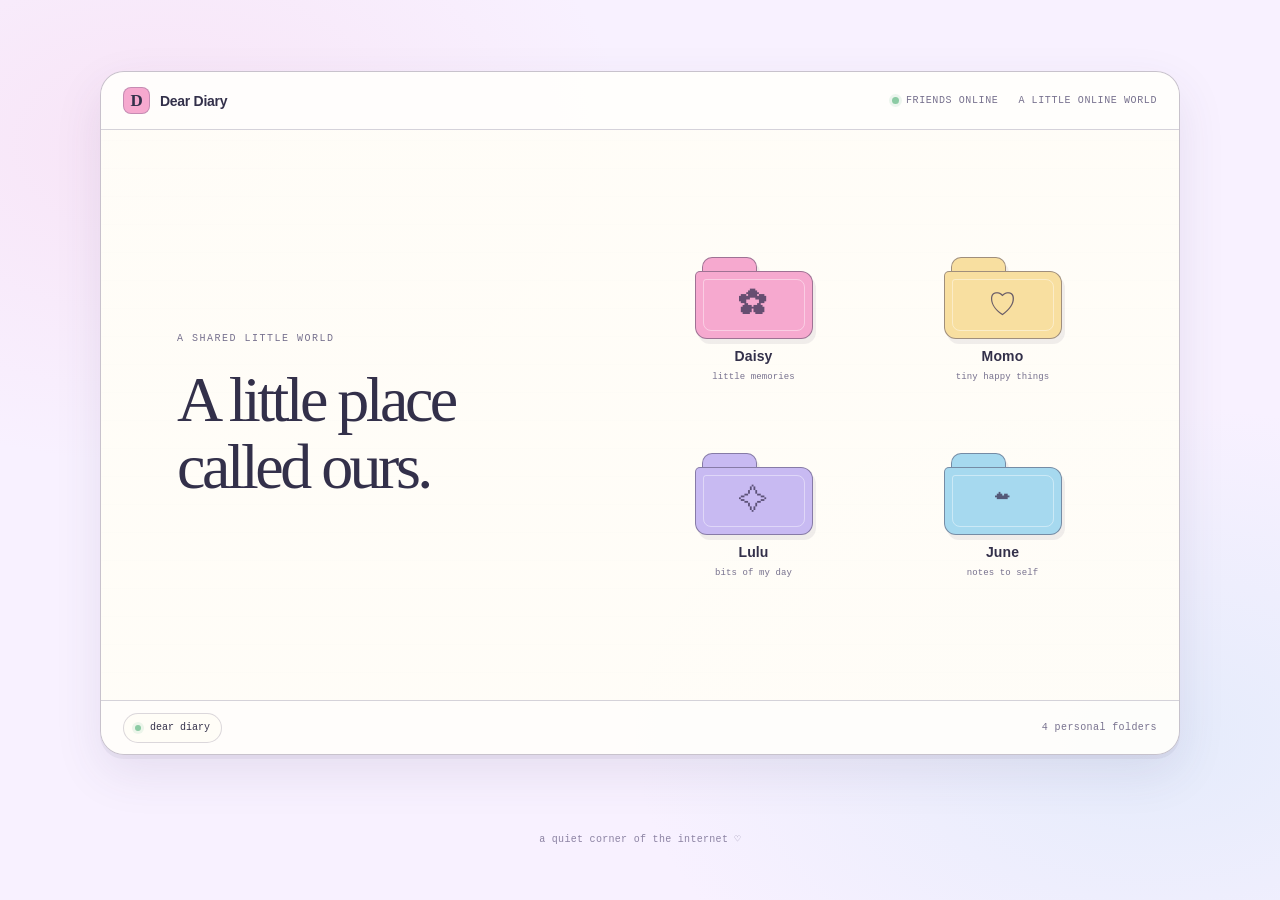
<file: red/index.html>
<!doctype html>
<html lang="ko">
<head>
  <meta charset="utf-8">
  <meta name="viewport" content="width=device-width, initial-scale=1">
  <meta name="theme-color" content="#f8f1ff">
  <meta name="description" content="A little place called ours. Dear Diary의 작은 레트로 데스크톱.">
  <title>Dear Diary — A little place called ours.</title>
  <link rel="stylesheet" href="css/style.css">
</head>
<body>
  <main class="page">
    <section class="computer" aria-label="Dear Diary 데스크톱">
      <header class="system-bar">
        <a class="brand" href="index.html" aria-label="Dear Diary 홈"><span class="brand-mark" aria-hidden="true">D</span><span>Dear Diary</span></a>
        <div class="system-status" aria-label="시스템 상태"><span class="status-label"><span class="status-dot" aria-hidden="true"></span> FRIENDS ONLINE</span><span class="clock">A LITTLE ONLINE WORLD</span></div>
      </header>
      <section class="desktop-screen">
        <div class="desktop-intro"><p class="tiny-label">A SHARED LITTLE WORLD</p><h1>A little place<br class="desktop-break"> called ours.</h1></div>
        <nav class="folder-grid" aria-label="친구들의 다이어리">
          <a class="folder-link daisy" href="pages/daisy.html" aria-label="Daisy의 다이어리 열기"><span class="folder-art" aria-hidden="true"><span class="folder-tab"></span><span class="folder-front"><span class="folder-face">✿</span></span></span><span class="folder-name">Daisy</span><span class="folder-caption">little memories</span></a>
          <a class="folder-link momo" href="pages/momo.html" aria-label="Momo의 다이어리 열기"><span class="folder-art" aria-hidden="true"><span class="folder-tab"></span><span class="folder-front"><span class="folder-face">♡</span></span></span><span class="folder-name">Momo</span><span class="folder-caption">tiny happy things</span></a>
          <a class="folder-link lulu" href="pages/lulu.html" aria-label="Lulu의 다이어리 열기"><span class="folder-art" aria-hidden="true"><span class="folder-tab"></span><span class="folder-front"><span class="folder-face">✧</span></span></span><span class="folder-name">Lulu</span><span class="folder-caption">bits of my day</span></a>
          <a class="folder-link june" href="pages/june.html" aria-label="June의 다이어리 열기"><span class="folder-art" aria-hidden="true"><span class="folder-tab"></span><span class="folder-front"><span class="folder-face">☁</span></span></span><span class="folder-name">June</span><span class="folder-caption">notes to self</span></a>
        </nav>
      </section>
      <footer class="dock"><span class="dock-pill"><span class="dock-dot" aria-hidden="true"></span> dear diary</span><span class="dock-count">4 personal folders</span></footer>
    </section>
    <p class="page-footnote">a quiet corner of the internet ♡</p>
  </main>
</body>
</html>
</file>
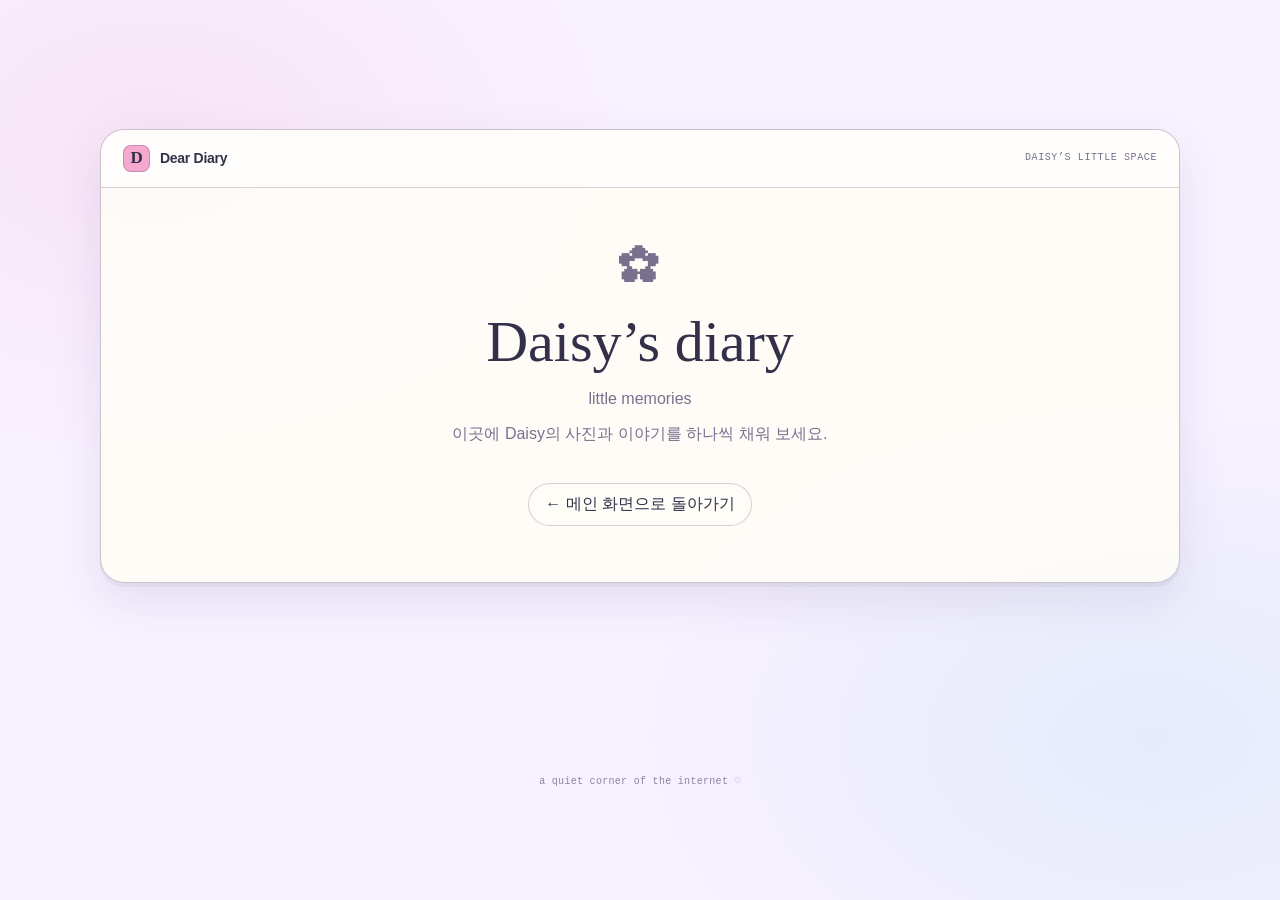
<file: red/pages/daisy.html>
<!doctype html>
<html lang="ko">
<head>
  <meta charset="utf-8">
  <meta name="viewport" content="width=device-width, initial-scale=1">
  <meta name="theme-color" content="#f8f1ff">
  <title>Daisy — Dear Diary</title>
  <link rel="stylesheet" href="../css/style.css">
  <style>
    .diary-placeholder { width: min(100%, 680px); margin: 0 auto; padding: 56px 28px; text-align: center; }
    .diary-symbol { font-size: 42px; margin: 0 0 18px; }
    .diary-placeholder h1 { margin: 0 0 12px; font: 400 clamp(38px, 7vw, 58px)/1.1 Georgia, serif; }
    .diary-placeholder p { color: var(--muted-ink); }
    .home-link { display: inline-block; margin-top: 22px; padding: 10px 16px; border: 1px solid var(--line); border-radius: 999px; text-decoration: none; background: var(--cream); }
    .home-link:focus-visible { outline: 3px solid #7770a8; outline-offset: 4px; }
  </style>
</head>
<body>
  <main class="page">
    <section class="computer" aria-label="Daisy의 다이어리">
      <header class="system-bar">
        <a class="brand" href="../index.html" aria-label="Dear Diary 홈"><span class="brand-mark" aria-hidden="true">D</span><span>Dear Diary</span></a>
        <span class="system-status">DAISY’S LITTLE SPACE</span>
      </header>
      <section class="diary-placeholder">
        <p class="diary-symbol" aria-hidden="true">✿</p>
        <h1>Daisy’s diary</h1>
        <p>little memories</p>
        <p>이곳에 Daisy의 사진과 이야기를 하나씩 채워 보세요.</p>
        <a class="home-link" href="../index.html">← 메인 화면으로 돌아가기</a>
      </section>
    </section>
    <p class="page-footnote">a quiet corner of the internet ♡</p>
  </main>
</body>
</html>
</file>
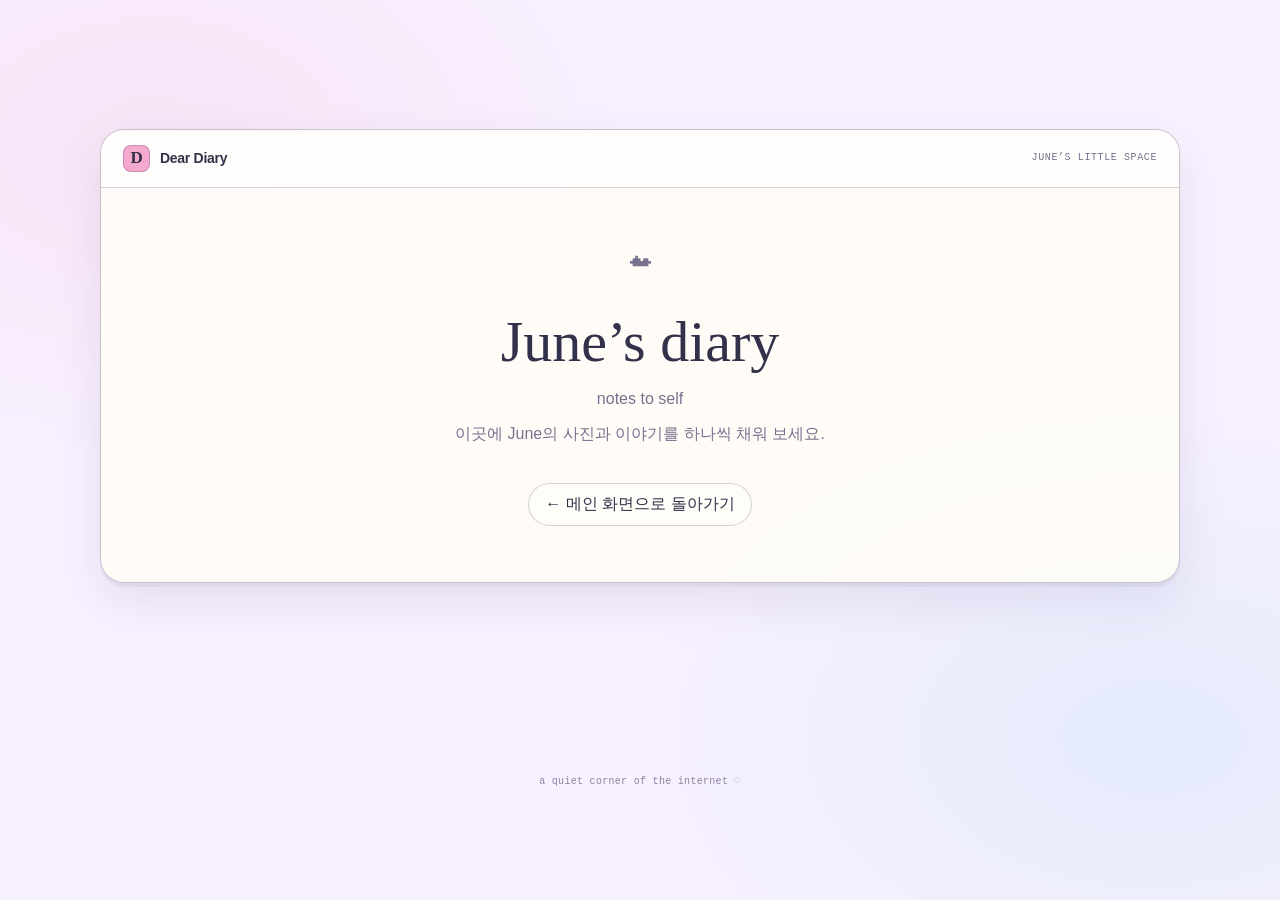
<file: red/pages/june.html>
<!doctype html>
<html lang="ko">
<head>
  <meta charset="utf-8">
  <meta name="viewport" content="width=device-width, initial-scale=1">
  <meta name="theme-color" content="#f8f1ff">
  <title>June — Dear Diary</title>
  <link rel="stylesheet" href="../css/style.css">
  <style>
    .diary-placeholder { width: min(100%, 680px); margin: 0 auto; padding: 56px 28px; text-align: center; }
    .diary-symbol { font-size: 42px; margin: 0 0 18px; }
    .diary-placeholder h1 { margin: 0 0 12px; font: 400 clamp(38px, 7vw, 58px)/1.1 Georgia, serif; }
    .diary-placeholder p { color: var(--muted-ink); }
    .home-link { display: inline-block; margin-top: 22px; padding: 10px 16px; border: 1px solid var(--line); border-radius: 999px; text-decoration: none; background: var(--cream); }
    .home-link:focus-visible { outline: 3px solid #7770a8; outline-offset: 4px; }
  </style>
</head>
<body>
  <main class="page">
    <section class="computer" aria-label="June의 다이어리">
      <header class="system-bar">
        <a class="brand" href="../index.html" aria-label="Dear Diary 홈"><span class="brand-mark" aria-hidden="true">D</span><span>Dear Diary</span></a>
        <span class="system-status">JUNE’S LITTLE SPACE</span>
      </header>
      <section class="diary-placeholder">
        <p class="diary-symbol" aria-hidden="true">☁</p>
        <h1>June’s diary</h1>
        <p>notes to self</p>
        <p>이곳에 June의 사진과 이야기를 하나씩 채워 보세요.</p>
        <a class="home-link" href="../index.html">← 메인 화면으로 돌아가기</a>
      </section>
    </section>
    <p class="page-footnote">a quiet corner of the internet ♡</p>
  </main>
</body>
</html>
</file>
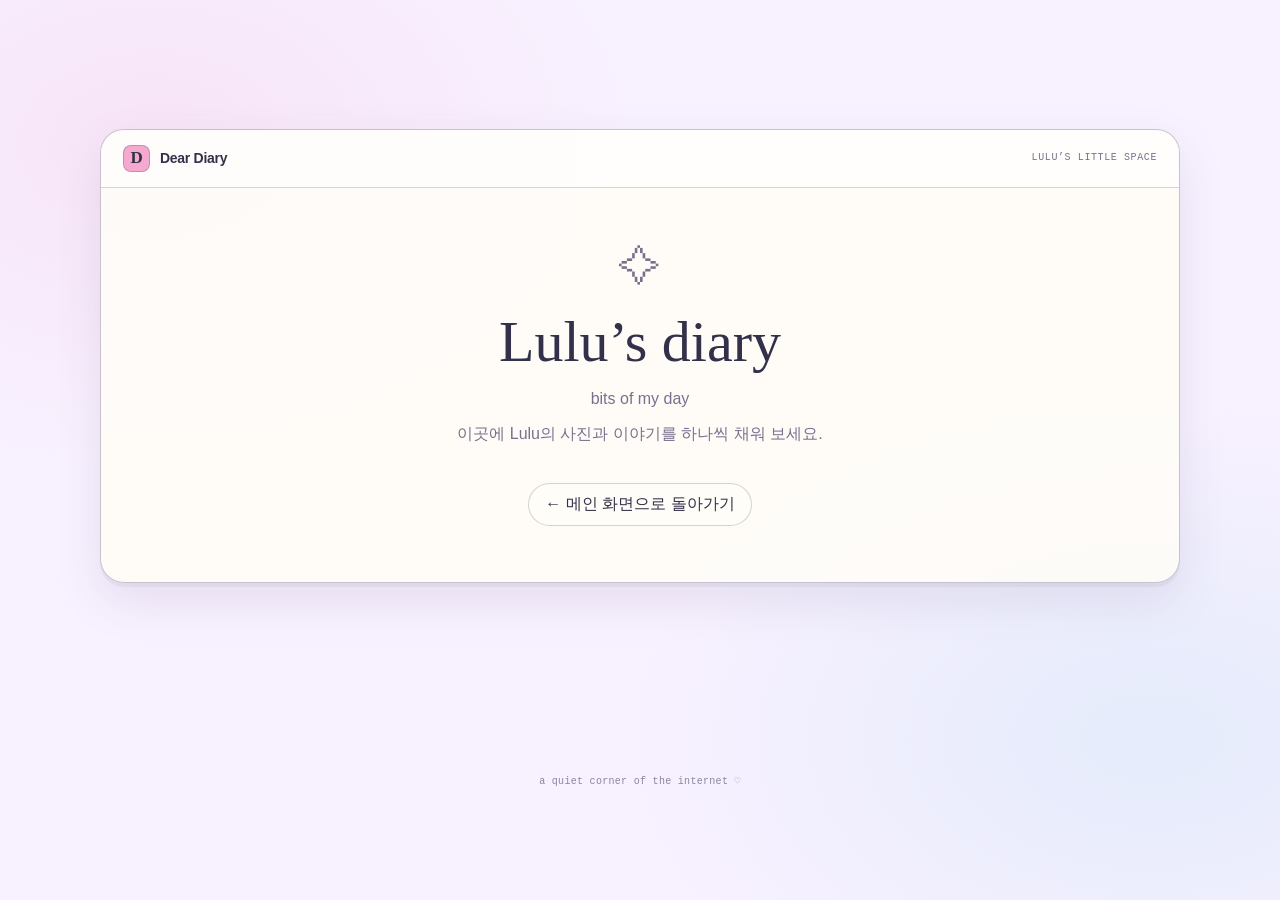
<file: red/pages/lulu.html>
<!doctype html>
<html lang="ko">
<head>
  <meta charset="utf-8">
  <meta name="viewport" content="width=device-width, initial-scale=1">
  <meta name="theme-color" content="#f8f1ff">
  <title>Lulu — Dear Diary</title>
  <link rel="stylesheet" href="../css/style.css">
  <style>
    .diary-placeholder { width: min(100%, 680px); margin: 0 auto; padding: 56px 28px; text-align: center; }
    .diary-symbol { font-size: 42px; margin: 0 0 18px; }
    .diary-placeholder h1 { margin: 0 0 12px; font: 400 clamp(38px, 7vw, 58px)/1.1 Georgia, serif; }
    .diary-placeholder p { color: var(--muted-ink); }
    .home-link { display: inline-block; margin-top: 22px; padding: 10px 16px; border: 1px solid var(--line); border-radius: 999px; text-decoration: none; background: var(--cream); }
    .home-link:focus-visible { outline: 3px solid #7770a8; outline-offset: 4px; }
  </style>
</head>
<body>
  <main class="page">
    <section class="computer" aria-label="Lulu의 다이어리">
      <header class="system-bar">
        <a class="brand" href="../index.html" aria-label="Dear Diary 홈"><span class="brand-mark" aria-hidden="true">D</span><span>Dear Diary</span></a>
        <span class="system-status">LULU’S LITTLE SPACE</span>
      </header>
      <section class="diary-placeholder">
        <p class="diary-symbol" aria-hidden="true">✧</p>
        <h1>Lulu’s diary</h1>
        <p>bits of my day</p>
        <p>이곳에 Lulu의 사진과 이야기를 하나씩 채워 보세요.</p>
        <a class="home-link" href="../index.html">← 메인 화면으로 돌아가기</a>
      </section>
    </section>
    <p class="page-footnote">a quiet corner of the internet ♡</p>
  </main>
</body>
</html>
</file>
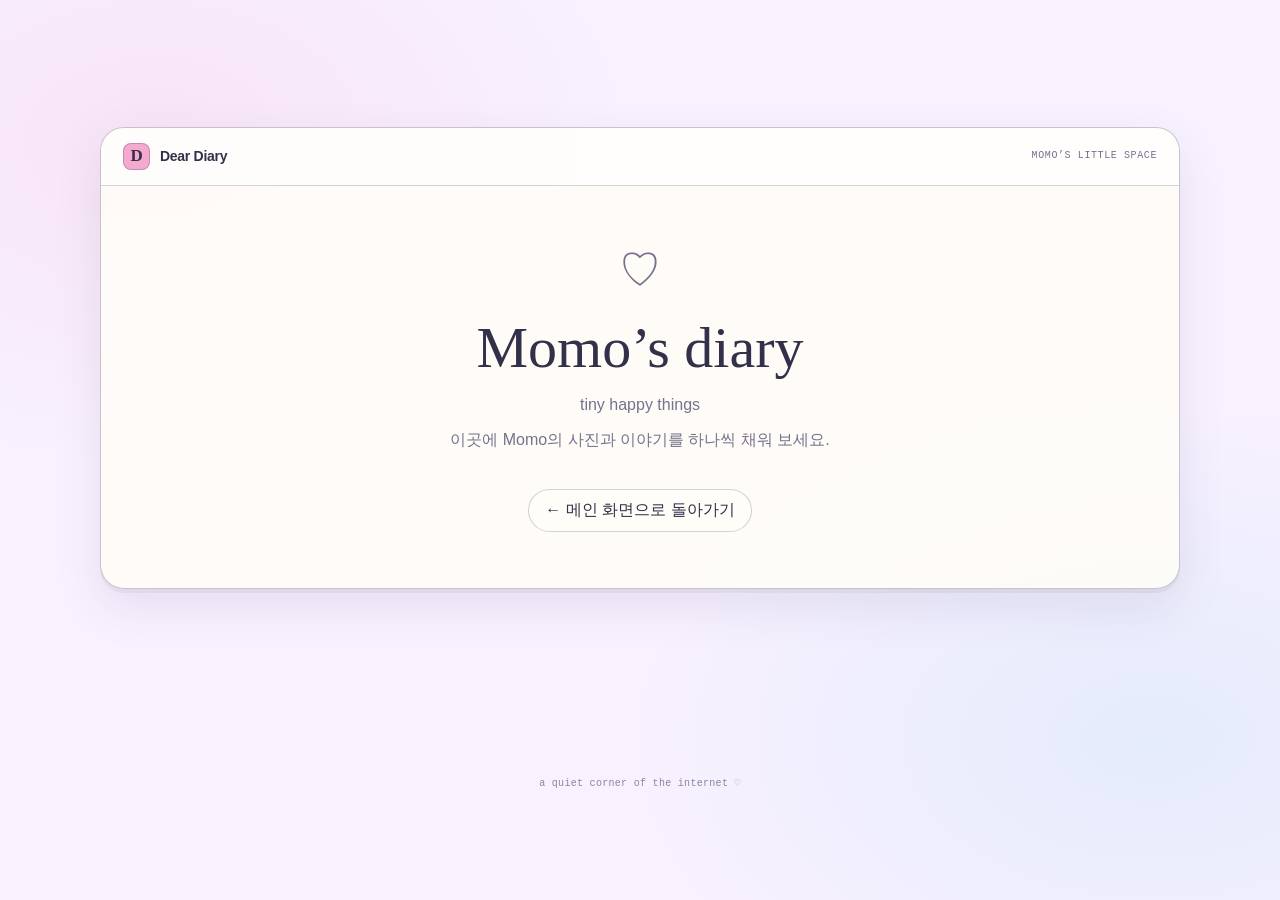
<file: red/pages/momo.html>
<!doctype html>
<html lang="ko">
<head>
  <meta charset="utf-8">
  <meta name="viewport" content="width=device-width, initial-scale=1">
  <meta name="theme-color" content="#f8f1ff">
  <title>Momo — Dear Diary</title>
  <link rel="stylesheet" href="../css/style.css">
  <style>
    .diary-placeholder { width: min(100%, 680px); margin: 0 auto; padding: 56px 28px; text-align: center; }
    .diary-symbol { font-size: 42px; margin: 0 0 18px; }
    .diary-placeholder h1 { margin: 0 0 12px; font: 400 clamp(38px, 7vw, 58px)/1.1 Georgia, serif; }
    .diary-placeholder p { color: var(--muted-ink); }
    .home-link { display: inline-block; margin-top: 22px; padding: 10px 16px; border: 1px solid var(--line); border-radius: 999px; text-decoration: none; background: var(--cream); }
    .home-link:focus-visible { outline: 3px solid #7770a8; outline-offset: 4px; }
  </style>
</head>
<body>
  <main class="page">
    <section class="computer" aria-label="Momo의 다이어리">
      <header class="system-bar">
        <a class="brand" href="../index.html" aria-label="Dear Diary 홈"><span class="brand-mark" aria-hidden="true">D</span><span>Dear Diary</span></a>
        <span class="system-status">MOMO’S LITTLE SPACE</span>
      </header>
      <section class="diary-placeholder">
        <p class="diary-symbol" aria-hidden="true">♡</p>
        <h1>Momo’s diary</h1>
        <p>tiny happy things</p>
        <p>이곳에 Momo의 사진과 이야기를 하나씩 채워 보세요.</p>
        <a class="home-link" href="../index.html">← 메인 화면으로 돌아가기</a>
      </section>
    </section>
    <p class="page-footnote">a quiet corner of the internet ♡</p>
  </main>
</body>
</html>
</file>
<file: red/css/style.css>
/* Dear Diary — standalone HTML/CSS homepage */
:root {
  color-scheme: light;
  --ink: #33304a;
  --muted-ink: #77718e;
  --pink: #f6a9cf;
  --blue: #a6d9ef;
  --lavender: #c8baf2;
  --yellow: #f8dfa0;
  --cream: #fffdf7;
  --page: #f8f1ff;
  --line: rgba(75, 64, 106, 0.23);
  --soft-shadow: 0 18px 48px rgba(72, 56, 107, 0.10);
  --mono: "Courier New", Courier, monospace;
  --round: "Trebuchet MS", Arial, sans-serif;
}
* { box-sizing: border-box; }
html { min-height: 100%; }
body {
  min-height: 100vh; margin: 0; color: var(--ink);
  background: radial-gradient(ellipse at 12% 16%, rgba(246,169,207,.18), transparent 30%), radial-gradient(ellipse at 90% 82%, rgba(166,217,239,.24), transparent 32%), var(--page);
  font-family: var(--round);
}
a { color: inherit; }
.page { width: 100%; min-height: 100vh; display: grid; place-items: center; padding: 42px 24px 24px; }
.computer { width: min(100%, 1080px); overflow: hidden; border: 1px solid rgba(74,63,104,.30); border-radius: 24px; background: rgba(255,253,247,.88); box-shadow: var(--soft-shadow), 0 4px 0 rgba(74,63,104,.06); }
.system-bar { min-height: 58px; display: flex; align-items: center; justify-content: space-between; gap: 18px; padding: 12px 22px; border-bottom: 1px solid var(--line); background: rgba(255,255,255,.48); }
.brand { display: inline-flex; align-items: center; gap: 10px; text-decoration: none; font-size: 14px; font-weight: 700; letter-spacing: -.02em; }
.brand-mark { width: 27px; height: 27px; display: grid; place-items: center; border: 1px solid rgba(74,63,104,.28); border-radius: 8px; background: var(--pink); font-family: Georgia,serif; font-size: 17px; }
.system-status { display: flex; align-items: center; gap: 20px; color: var(--muted-ink); font: 10px/1.4 var(--mono); letter-spacing: .06em; }
.status-label { display: inline-flex; align-items: center; gap: 7px; }
.status-dot,.dock-dot { width: 7px; height: 7px; display: inline-block; border-radius: 50%; background: #8ccba4; box-shadow: 0 0 0 3px rgba(140,203,164,.17); }
.desktop-screen { min-height: 570px; display: grid; grid-template-columns: minmax(240px,.85fr) minmax(0,1.15fr); align-items: center; gap: clamp(28px,5vw,72px); padding: clamp(34px,6vw,76px); background: linear-gradient(rgba(255,253,247,.78),rgba(255,253,247,.78)), repeating-linear-gradient(0deg,transparent 0 27px,rgba(118,103,151,.045) 27px 28px); }
.desktop-intro { align-self: center; }
.tiny-label { margin: 0 0 20px; color: var(--muted-ink); font: 10px/1.5 var(--mono); letter-spacing: .15em; }
.desktop-intro h1 { margin: 0; font-family: Georgia,"Times New Roman",serif; font-size: clamp(42px,5vw,68px); font-weight: 400; line-height: 1.05; letter-spacing: -.055em; }
.folder-grid { display: grid; grid-template-columns: repeat(2,minmax(110px,1fr)); gap: clamp(26px,4vw,44px) clamp(22px,4vw,48px); align-items: start; justify-items: center; max-width: 450px; width: 100%; justify-self: end; }
.folder-link { width: 100%; max-width: 175px; display: flex; flex-direction: column; align-items: center; gap: 8px; padding: 8px 6px 10px; border-radius: 14px; text-align: center; text-decoration: none; transition: transform 180ms ease,background-color 180ms ease; }
.folder-link:hover { transform: translateY(-4px); background: rgba(255,255,255,.54); }
.folder-link:focus-visible { outline: 3px solid #7770a8; outline-offset: 4px; }
.folder-art { width: 118px; height: 90px; position: relative; display: block; filter: drop-shadow(3px 5px 0 rgba(61,54,87,.08)); transition: transform 180ms ease; }
.folder-link:hover .folder-art { transform: rotate(-2deg) scale(1.035); }
.folder-tab { position: absolute; z-index: 0; top: 8px; left: 7px; width: 47%; height: 20px; border: 1px solid rgba(63,56,85,.48); border-bottom: 0; border-radius: 10px 10px 0 0; background: var(--folder-color); }
.folder-front { position: absolute; z-index: 1; inset: 22px 0 0; display: grid; place-items: center; border: 1px solid rgba(63,56,85,.48); border-radius: 5px 12px 12px 12px; background: var(--folder-color); }
.folder-front::after { content: ""; position: absolute; inset: 7px; border: 1px solid rgba(255,255,255,.42); border-radius: 3px 8px 8px 8px; pointer-events: none; }
.folder-face { position: relative; z-index: 1; margin-top: -1px; color: rgba(62,52,86,.78); font-size: 29px; line-height: 1; }
.daisy { --folder-color: var(--pink); } .momo { --folder-color: var(--yellow); } .lulu { --folder-color: var(--lavender); } .june { --folder-color: var(--blue); }
.folder-name { margin-top: 1px; font-size: 14px; font-weight: 700; letter-spacing: .01em; }
.folder-caption { color: var(--muted-ink); font: 9px/1.3 var(--mono); letter-spacing: .01em; }
.dock { min-height: 54px; display: flex; align-items: center; justify-content: space-between; gap: 16px; padding: 10px 22px; border-top: 1px solid var(--line); background: rgba(255,255,255,.5); color: var(--muted-ink); font: 10px/1.4 var(--mono); letter-spacing: .04em; }
.dock-pill { display: inline-flex; align-items: center; gap: 9px; padding: 7px 11px; border: 1px solid rgba(74,63,104,.20); border-radius: 999px; background: var(--cream); color: var(--ink); letter-spacing: 0; }
.dock-dot { width: 6px; height: 6px; }
.page-footnote { margin: 18px 0 0; color: #8c83a3; font: 10px/1.5 var(--mono); letter-spacing: .03em; text-align: center; }
@media (max-width: 760px) {
  .page { padding: 22px 14px; } .computer { border-radius: 18px; } .system-bar { padding: 12px 15px; }
  .system-status { gap: 0; } .clock { display: none; }
  .desktop-screen { min-height: auto; grid-template-columns: minmax(0,1fr); gap: 34px; padding: 40px 22px 44px; }
  .desktop-intro { text-align: center; } .tiny-label { margin-bottom: 14px; font-size: 9px; }
  .desktop-intro h1 { font-size: clamp(39px,10vw,58px); } .desktop-break { display: none; }
  .folder-grid { width: min(100%,400px); justify-self: center; gap: 26px 18px; }
  .folder-art { width: 105px; height: 82px; } .folder-face { font-size: 26px; } .dock { padding: 10px 15px; }
}
@media (max-width: 380px) {
  .brand { gap: 7px; font-size: 12px; } .brand-mark { width: 24px; height: 24px; }
  .system-status { font-size: 8px; } .desktop-screen { padding-inline: 14px; }
  .folder-grid { gap: 22px 8px; } .folder-caption { font-size: 8px; } .dock { font-size: 9px; }
}
@media (prefers-reduced-motion: reduce) {
  *,*::before,*::after { scroll-behavior: auto !important; transition-duration: .01ms !important; animation-duration: .01ms !important; animation-iteration-count: 1 !important; }
}
</file>
